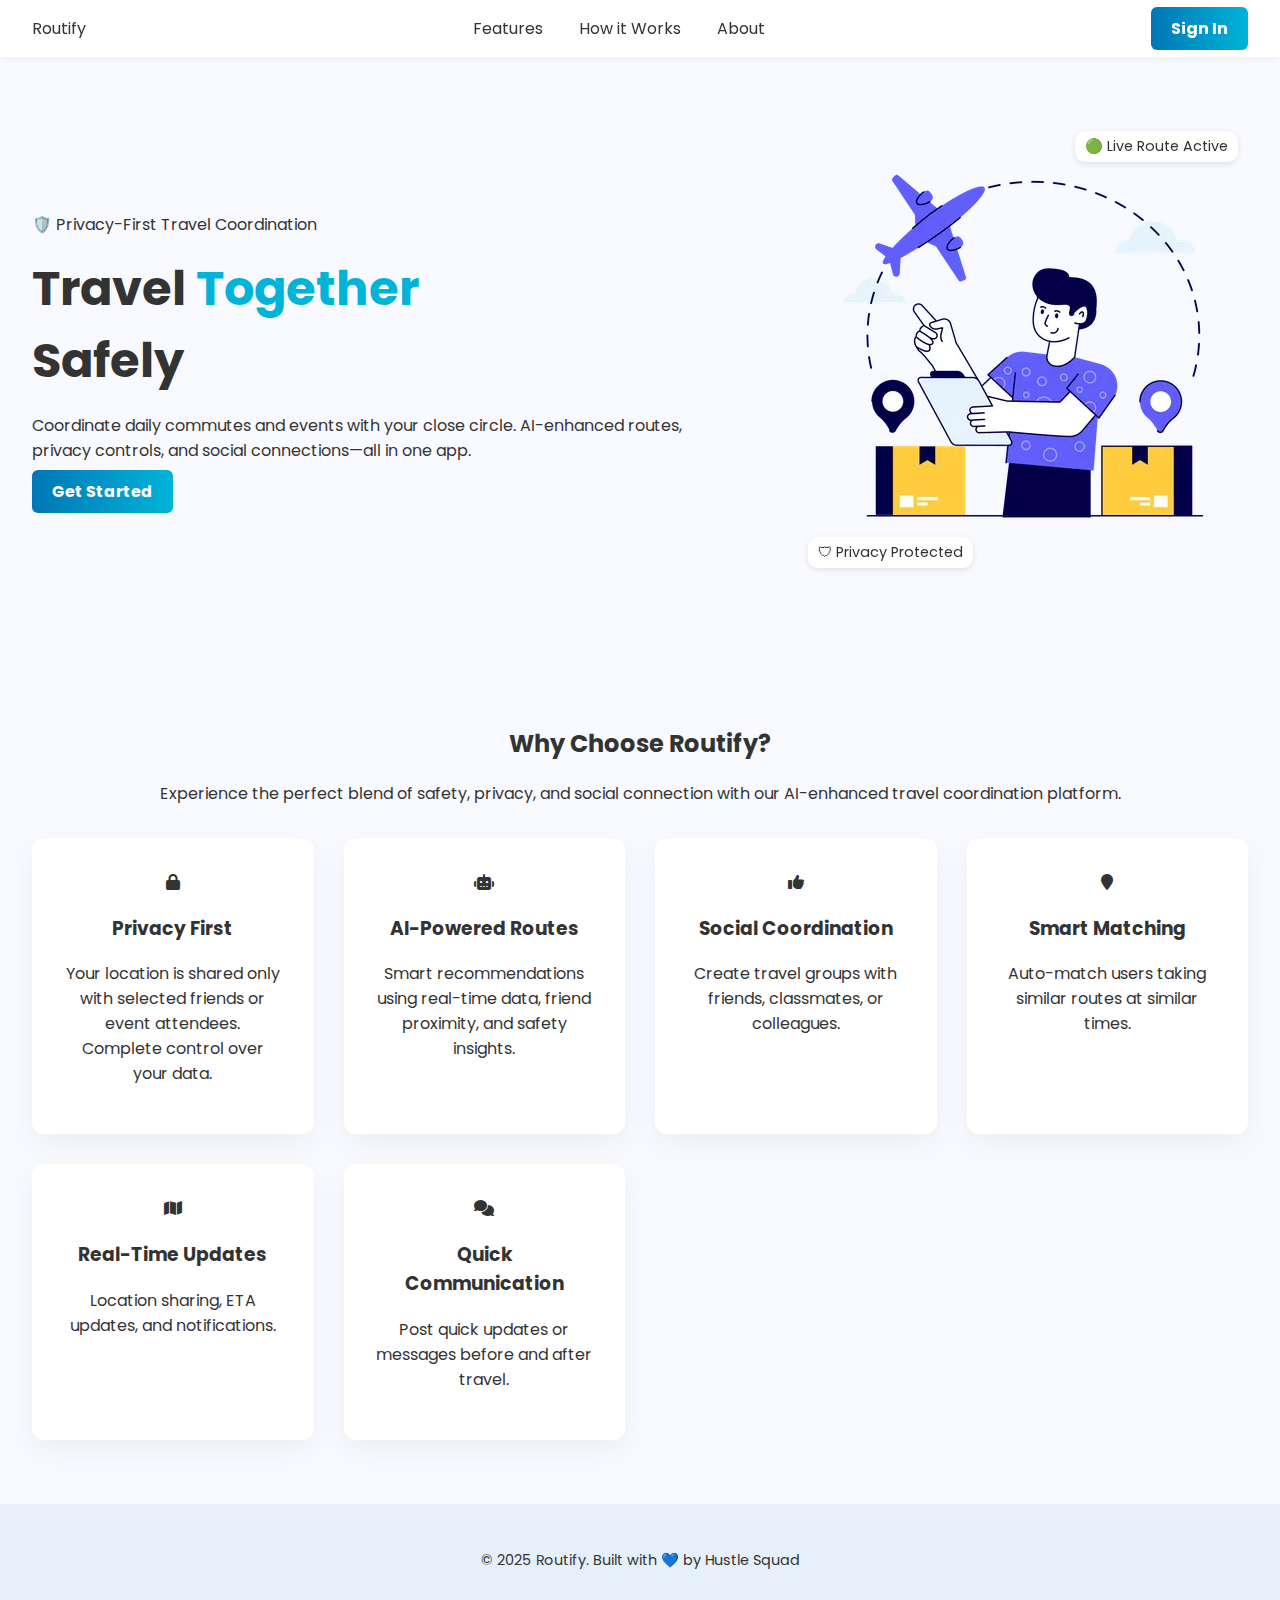
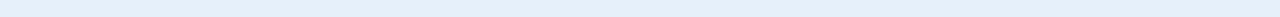
<file: index.html>
<!DOCTYPE html>
<html lang="en">
<head>
  <meta charset="UTF-8" />
  <meta name="viewport" content="width=device-width, initial-scale=1.0" />
  <title>Routify – Travel Smart</title>
  <link rel="stylesheet" href="styles.css" />
  <link href="https://fonts.googleapis.com/css2?family=Poppins:wght@500;700&display=swap" rel="stylesheet">
  <link rel="stylesheet" href="https://cdnjs.cloudflare.com/ajax/libs/font-awesome/6.5.0/css/all.min.css">
</head>
<body>

  <!-- Header / Navbar -->
  <header class="navbar">
    <div class="logo">Routify</div>
    <nav>
      <a href="#features">Features</a>
      <a href="#how">How it Works</a>
      <a href="#about">About</a>
    </nav>
    <div class="nav-btns">
      <a href="login.html" class="btn-main">Sign In</a>
    </div>
  </header>

  <!-- Hero Section -->
  <section class="hero">
    <div class="hero-content">
      <p class="label">🛡️ Privacy-First Travel Coordination</p>
      <h1>Travel <span class="highlight">Together</span><br/>Safely</h1>
      <p class="subtext">Coordinate daily commutes and events with your close circle. AI-enhanced routes, privacy controls, and social connections—all in one app.</p>
      <div class="hero-buttons">
        <a href="login.html" class="btn-main">Get Started</a>
      </div>

    </div>
    <div class="hero-img">
      <img src="transport.webp" alt="Hero illustration" />
      <div class="tag privacy">🛡 Privacy Protected</div>
      <div class="tag live">🟢 Live Route Active</div>
    </div>
  </section>

  <!-- Features Section -->
  <section id="features" class="features">
    <h2>Why Choose <span class="highlight">Routify</span>?</h2>
    <p class="features-subtext">Experience the perfect blend of safety, privacy, and social connection with our AI-enhanced travel coordination platform.</p>
    <div class="feature-grid">
      <!-- Repeat this block for each feature -->
      <div class="feature-card">
        <i class="fa-solid fa-lock"></i>
        <h3>Privacy First</h3>
        <p>Your location is shared only with selected friends or event attendees. Complete control over your data.</p>
      </div>
      <div class="feature-card">
        <i class="fa-solid fa-robot"></i>
        <h3>AI-Powered Routes</h3>
        <p>Smart recommendations using real-time data, friend proximity, and safety insights.</p>
      </div>
      <div class="feature-card">
        <i class="fa-solid fa-thumbs-up"></i>
        <h3>Social Coordination</h3>
        <p>Create travel groups with friends, classmates, or colleagues.</p>
      </div>
      <div class="feature-card">
        <i class="fa-solid fa-location-pin"></i>
        <h3>Smart Matching</h3>
        <p>Auto-match users taking similar routes at similar times.</p>
      </div>
      <div class="feature-card">
        <i class="fa-solid fa-map"></i>
        <h3>Real-Time Updates</h3>
        <p>Location sharing, ETA updates, and notifications.</p>
      </div>
      <div class="feature-card">
        <i class="fa-solid fa-comments"></i>
        <h3>Quick Communication</h3>
        <p>Post quick updates or messages before and after travel.</p>
      </div>
    </div>
  </section>

  <footer class="footer">
    <p>© 2025 Routify. Built with 💙 by Hustle Squad</p>
  </footer>

</body>
</html>
</file>
<file: styles.css>
body {
  margin: 0;
  font-family: 'Poppins', sans-serif;
  background-color: #f8faff;
  color: #333;
}

.navbar {
  display: flex;
  justify-content: space-between;
  padding: 1rem 2rem;
  align-items: center;
  background: white;
  box-shadow: 0 2px 10px rgba(0,0,0,0.05);
  position: sticky;
  top: 0;
}

.navbar nav a {
  margin: 0 1rem;
  text-decoration: none;
  color: #333;
}

.btn-link {
  margin-right: 1rem;
  text-decoration: none;
  font-weight: 600;
}

.btn-main {
  background: linear-gradient(to right, #0077b6, #00b4d8);
  padding: 10px 20px;
  border-radius: 6px;
  color: white;
  text-decoration: none;
  font-weight: bold;
}

.btn-white {
  background: white;
  padding: 10px 20px;
  border-radius: 6px;
  color: #0077b6;
  text-decoration: none;
  font-weight: 600;
  border: 1px solid #ccc;
}

.hero {
  display: flex;
  padding: 4rem 2rem;
  align-items: center;
  justify-content: space-between;
  flex-wrap: wrap;
}

.hero-content {
  max-width: 650px;
}

.hero-content h1 {
  font-size: 3rem;
  margin: 1rem 0;
}

.hero-content .highlight {
  color: #00b4d8;
}

.hero-img {
  position: relative;
}

.hero-img img {
  width: 450px;
  border-radius: 10px;
}

.tag {
  position: absolute;
  background: white;
  padding: 5px 10px;
  border-radius: 10px;
  font-size: 0.9rem;
  box-shadow: 0 2px 6px rgba(0,0,0,0.1);
}

.privacy { bottom: 10px; left: 10px; }
.live { top: 10px; right: 10px; }

.features {
  padding: 4rem 2rem;
  text-align: center;
}

.feature-grid {
  display: grid;
  grid-template-columns: repeat(auto-fit, minmax(240px, 1fr));
  gap: 30px;
  margin-top: 2rem;
}

.feature-card {
  background: white;
  padding: 2rem;
  border-radius: 12px;
  box-shadow: 0 10px 30px rgba(0,0,0,0.05);
  transition: transform 0.2s;
}

.feature-card:hover {
  transform: translateY(-5px);
}

.footer {
  background: #e6f0fa;
  text-align: center;
  padding: 2rem;
  font-size: 0.9rem;
}
</file>
